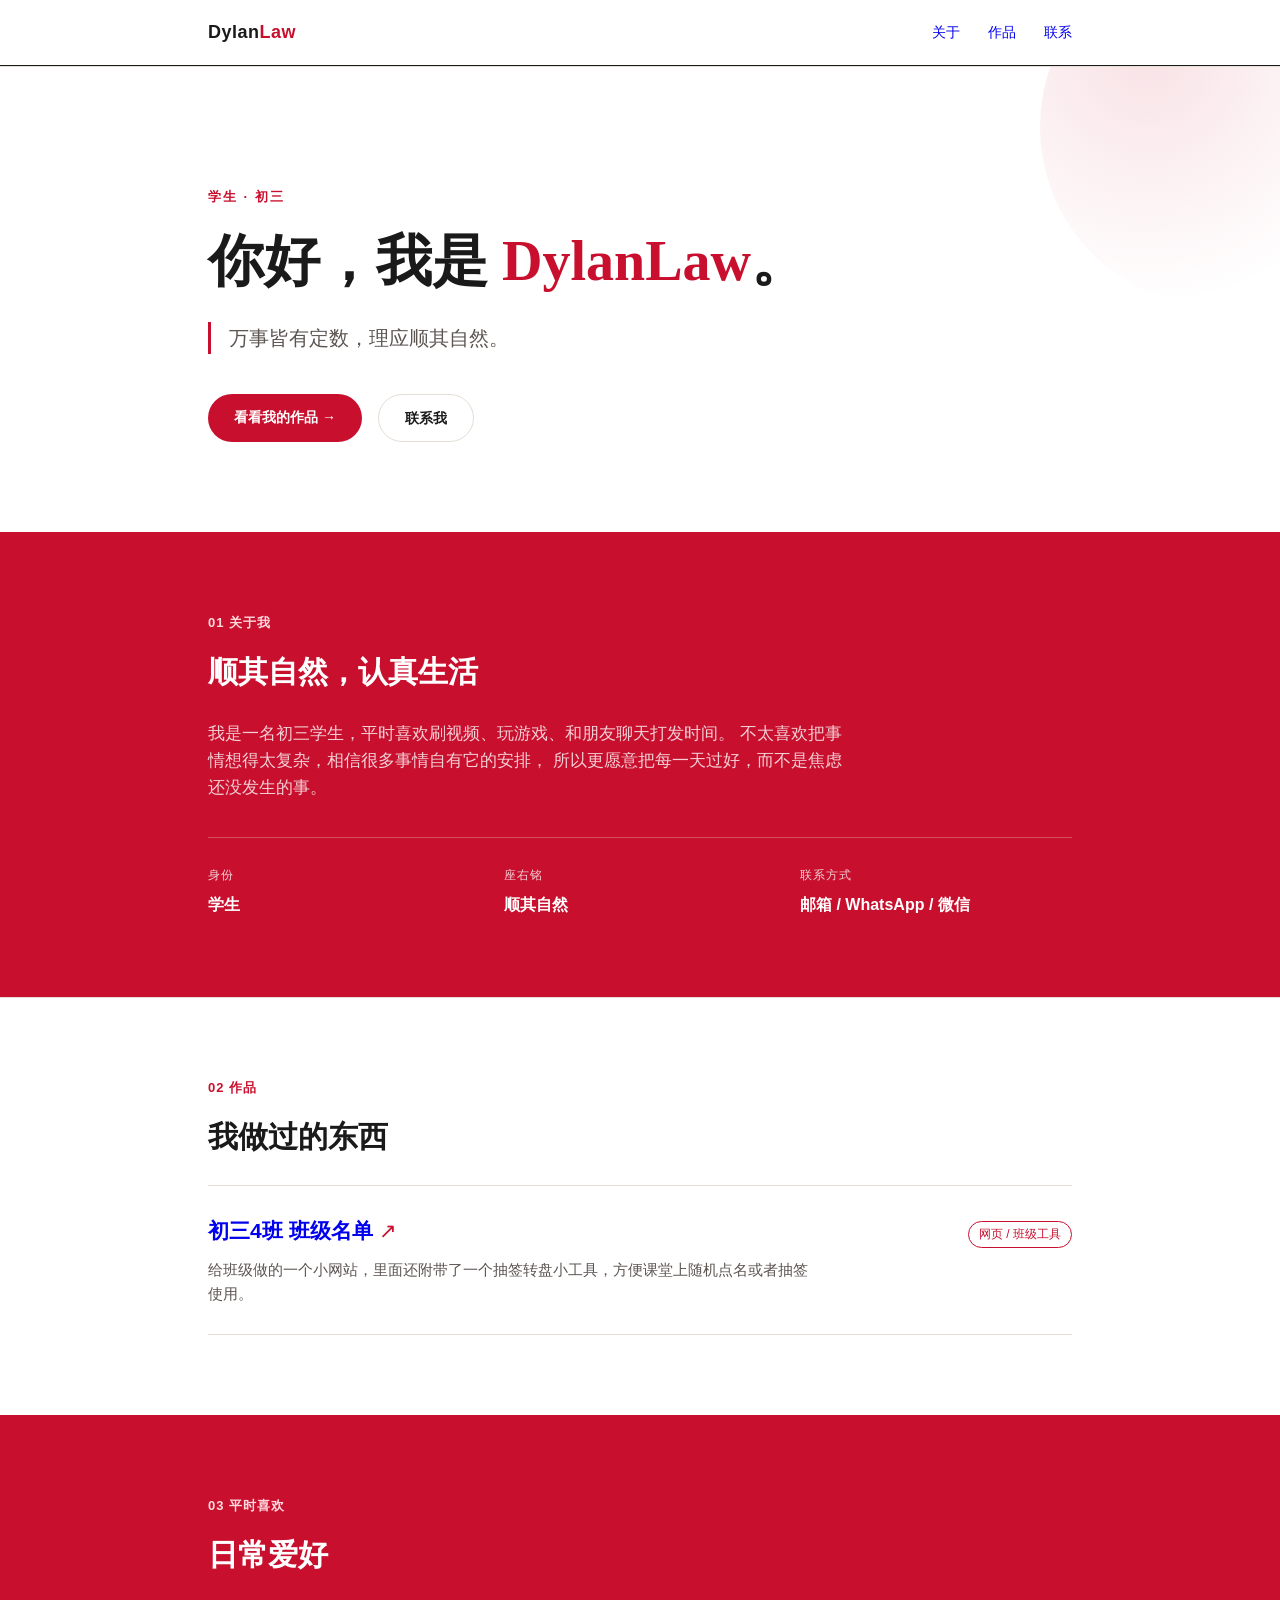
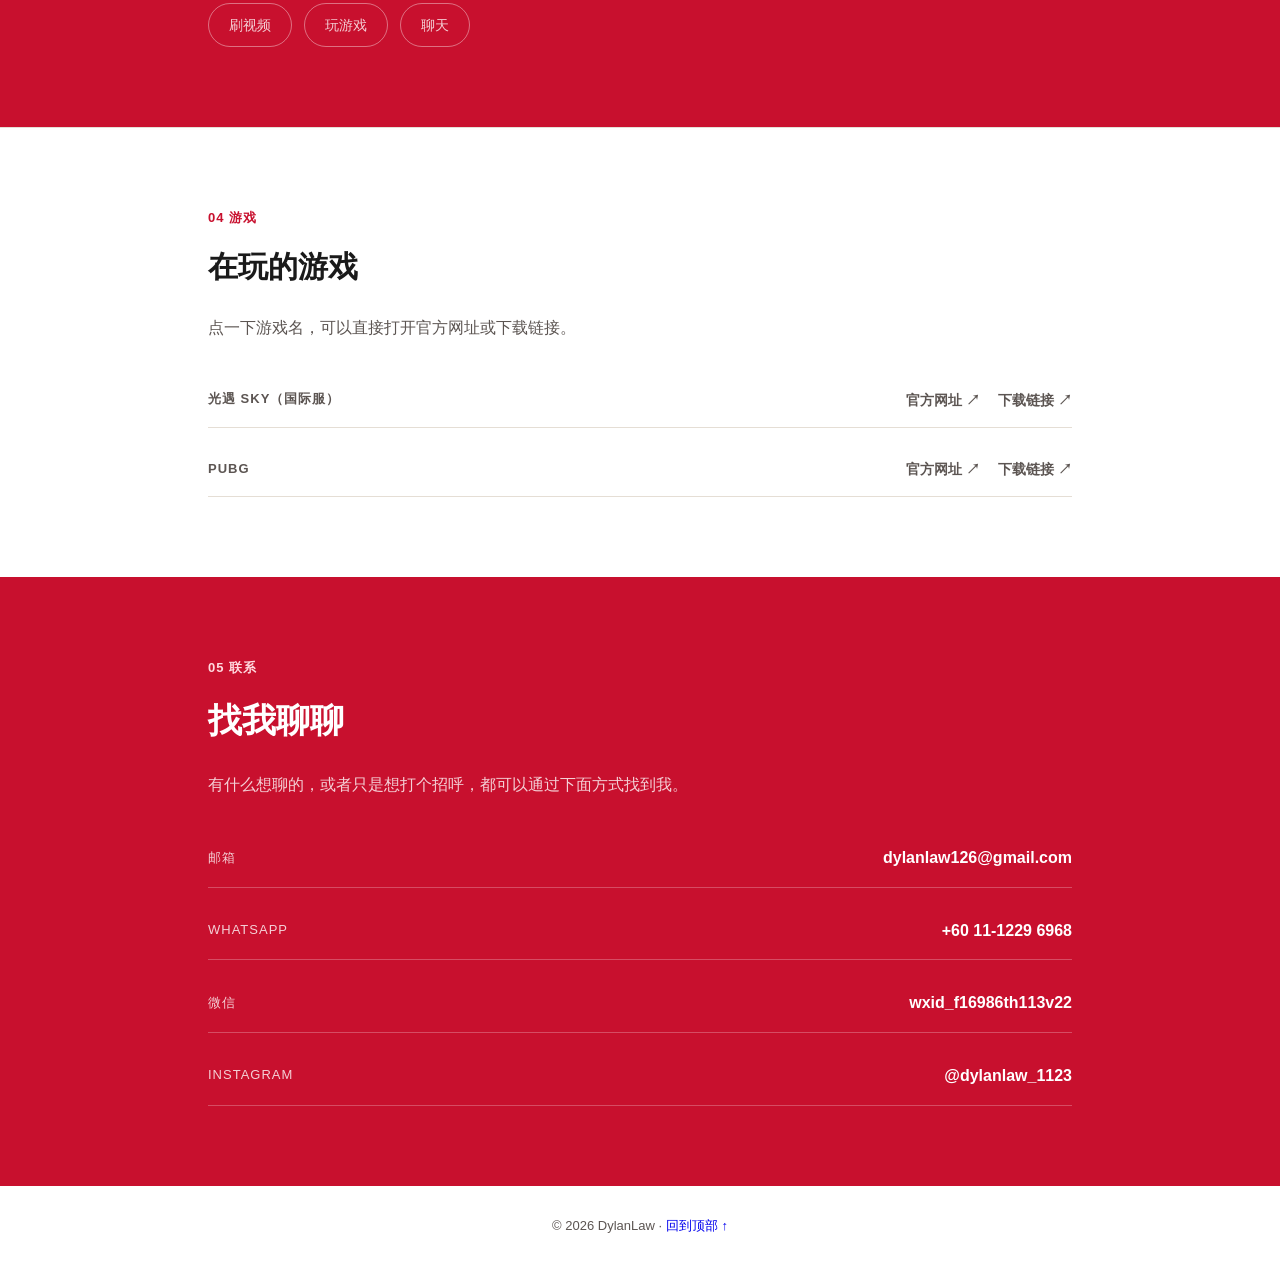
<file: index.html>
<!DOCTYPE html>
<html lang="zh">
<head>
<meta charset="UTF-8">
<meta name="viewport" content="width=device-width, initial-scale=1.0">
<title>DylanLaw</title>
<link rel="stylesheet" href="layout.css">
<link rel="stylesheet" href="colors.css">
</head>
<body>

<header>
  <div class="wrap">
    <nav>
      <div class="logo">Dylan<span>Law</span></div>
      <div class="navlinks">
        <a href="#about">关于</a>
        <a href="#work">作品</a>
        <a href="#contact">联系</a>
      </div>
    </nav>
  </div>
</header>

<section class="hero stripe-white">
  <div class="wrap">
    <div class="eyebrow">学生 · 初三</div>
    <h1 class="display">你好，我是 <em>DylanLaw</em>。</h1>
    <div class="motto display">万事皆有定数，理应顺其自然。</div>
    <div class="hero-cta">
      <a href="#work" class="btn btn-primary">看看我的作品 →</a>
      <a href="#contact" class="btn btn-ghost">联系我</a>
    </div>
  </div>
</section>

<section id="about" class="stripe-red">
  <div class="wrap">
    <div class="section-label">01 关于我</div>
    <h2>顺其自然，认真生活</h2>
    <p class="about-text">
      我是一名初三学生，平时喜欢刷视频、玩游戏、和朋友聊天打发时间。
      不太喜欢把事情想得太复杂，相信很多事情自有它的安排，
      所以更愿意把每一天过好，而不是焦虑还没发生的事。
    </p>
    <div class="facts">
      <div>
        <div class="fact-label">身份</div>
        <div class="fact-value">学生</div>
      </div>
      <div>
        <div class="fact-label">座右铭</div>
        <div class="fact-value">顺其自然</div>
      </div>
      <div>
        <div class="fact-label">联系方式</div>
        <div class="fact-value">邮箱 / WhatsApp / 微信</div>
      </div>
    </div>
  </div>
</section>

<section id="work" class="stripe-white">
  <div class="wrap">
    <div class="section-label">02 作品</div>
    <h2>我做过的东西</h2>

    <a href="https://dylanlaw1123.github.io/j3_04/" target="_blank" class="project">
      <div class="project-top">
        <div class="project-title">初三4班 班级名单<span class="arrow">↗</span></div>
        <div class="project-tag">网页 / 班级工具</div>
      </div>
      <div class="project-desc">
        给班级做的一个小网站，里面还附带了一个抽签转盘小工具，方便课堂上随机点名或者抽签使用。
      </div>
    </a>

  </div>
</section>

<section id="hobby" class="stripe-red">
  <div class="wrap">
    <div class="section-label">03 平时喜欢</div>
    <h2>日常爱好</h2>
    <div class="tags">
      <div class="tag">刷视频</div>
      <a href="#games" class="tag tag-link">玩游戏</a>
      <a href="#contact" class="tag tag-link">聊天</a>
    </div>
  </div>
</section>

<section id="games" class="stripe-white">
  <div class="wrap">
    <div class="section-label">04 游戏</div>
    <h2>在玩的游戏</h2>
    <p class="contact-sub">点一下游戏名，可以直接打开官方网址或下载链接。</p>
    <div class="contact-list">
      <div class="contact-row game-row">
        <span class="game-name">光遇 Sky（国际服）</span>
        <span class="game-actions">
          <a href="https://sky.thatgamecompany.com/" target="_blank">官方网址 ↗</a>
          <a href="https://play.google.com/store/apps/details?id=com.tgc.sky.android" target="_blank">下载链接 ↗</a>
        </span>
      </div>
      <div class="contact-row game-row">
        <span class="game-name">PUBG</span>
        <span class="game-actions">
          <a href="https://pubg.com/" target="_blank">官方网址 ↗</a>
          <a href="https://play.google.com/store/apps/details?id=com.tencent.ig" target="_blank">下载链接 ↗</a>
        </span>
      </div>
    </div>
  </div>
</section>

<section id="contact" class="contact stripe-red">
  <div class="wrap">
    <div class="section-label">05 联系</div>
    <h2>找我聊聊</h2>
    <p class="contact-sub">有什么想聊的，或者只是想打个招呼，都可以通过下面方式找到我。</p>
    <div class="contact-list">
      <a class="contact-row" href="mailto:dylanlaw126@gmail.com">
        <span>邮箱</span>
        <span>dylanlaw126@gmail.com</span>
      </a>
      <a class="contact-row" href="https://wa.me/601112296968" target="_blank">
        <span>WhatsApp</span>
        <span>+60 11-1229 6968</span>
      </a>
      <div class="contact-row">
        <span>微信</span>
        <span>wxid_f16986th113v22</span>
      </div>
      <a class="contact-row" href="https://www.instagram.com/dylanlaw_1123/" target="_blank">
        <span>Instagram</span>
        <span>@dylanlaw_1123</span>
      </a>
    </div>
  </div>
</section>

<footer>
  © 2026 DylanLaw · <a href="#about">回到顶部 ↑</a>
</footer>

</body>
</html>
</file>
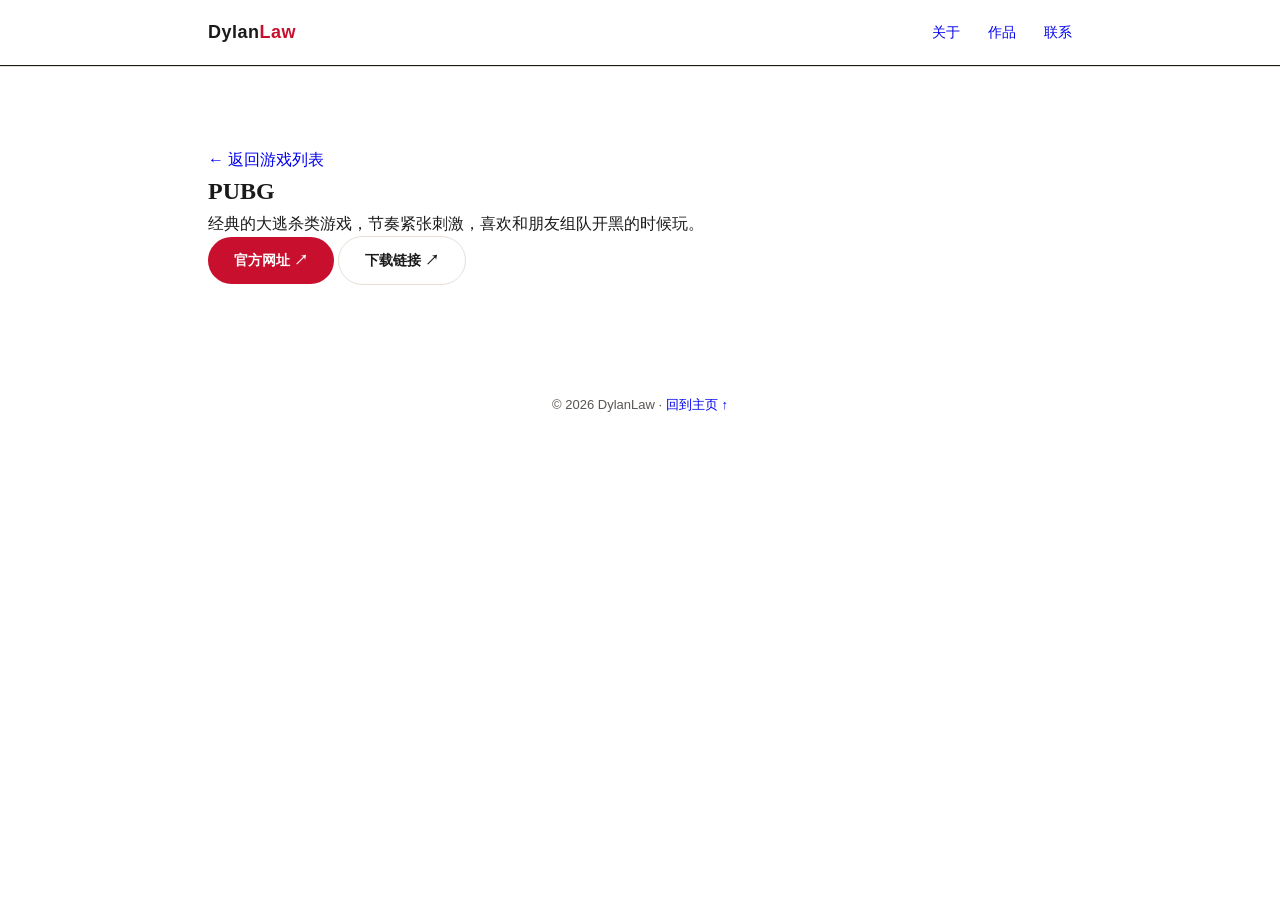
<file: PUBG.html>
<!DOCTYPE html>
<html lang="zh">
<head>
<meta charset="UTF-8">
<meta name="viewport" content="width=device-width, initial-scale=1.0">
<title>PUBG · DylanLaw</title>
<link rel="stylesheet" href="layout.css">
<link rel="stylesheet" href="colors.css">
</head>
<body>

<header>
  <div class="wrap">
    <nav>
      <div class="logo">Dylan<span>Law</span></div>
      <div class="navlinks">
        <a href="index.html#about">关于</a>
        <a href="index.html#work">作品</a>
        <a href="index.html#contact">联系</a>
      </div>
    </nav>
  </div>
</header>

<section class="game-hero">
  <div class="wrap">
    <a href="index.html#games" class="back-link">← 返回游戏列表</a>
    <h1 class="display">PUBG</h1>
    <p>经典的大逃杀类游戏，节奏紧张刺激，喜欢和朋友组队开黑的时候玩。</p>
    <div class="game-links">
      <a href="https://pubg.com/" target="_blank" class="btn btn-primary">官方网址 ↗</a>
      <a href="https://www.pubgmobile.com/en/download/" target="_blank" class="btn btn-ghost">下载链接 ↗</a>
    </div>
  </div>
</section>

<footer>
  © 2026 DylanLaw · <a href="index.html#about">回到主页 ↑</a>
</footer>

</body>
</html>
</file>
<file: layout.css>
*{box-sizing:border-box;margin:0;padding:0;}
html{scroll-behavior:smooth;}
body{
  font-family:"Helvetica Neue",Arial,"PingFang SC","Microsoft YaHei",sans-serif;
  line-height:1.6;
}
.display{
  font-family:"Songti SC","STSong","SimSun",serif;
}
a{text-decoration:none;}
.wrap{max-width:920px;margin:0 auto;padding:0 28px;}

/* NAV */
header{
  position:sticky;top:0;z-index:10;
  backdrop-filter:blur(6px);
  border-bottom:1px solid;
}
nav{
  display:flex;justify-content:space-between;align-items:center;
  padding:18px 0;
}
.logo{font-weight:700;letter-spacing:0.5px;font-size:18px;}
.navlinks{display:flex;gap:28px;font-size:14px;}

/* HERO */
.hero{
  padding:120px 0 90px;
  position:relative;
  overflow:hidden;
}
.hero::before{
  content:"";
  position:absolute;
  right:-120px;top:-120px;
  width:360px;height:360px;
  border-radius:50%;
  opacity:0.12;
}
.eyebrow{
  font-size:13px;letter-spacing:2px;text-transform:uppercase;
  font-weight:600;margin-bottom:18px;
}
.hero h1{
  font-size:56px;
  line-height:1.25;
  font-weight:700;
  max-width:760px;
}
.hero h1 em{font-style:normal;}
.motto{
  margin-top:26px;
  font-size:20px;
  max-width:560px;
  padding-left:18px;
  border-left:3px solid;
}
.hero-cta{
  margin-top:40px;
  display:flex;gap:16px;
}
.btn{
  padding:12px 26px;
  border-radius:999px;
  font-size:14px;
  font-weight:600;
  display:inline-block;
  transition:all 0.2s ease;
}
.btn-ghost{border:1px solid;}

/* SECTION COMMON */
section{padding:80px 0;border-top:1px solid;}
.section-label{
  font-size:13px;
  letter-spacing:1px;font-weight:700;
  margin-bottom:14px;
}
h2{font-size:30px;font-weight:700;margin-bottom:24px;}

/* ABOUT */
.about-text{font-size:17px;max-width:640px;margin-bottom:36px;}
.facts{
  display:grid;
  grid-template-columns:repeat(3,1fr);
  gap:24px;
  border-top:1px solid;
  padding-top:28px;
}
.fact-label{font-size:12px;text-transform:uppercase;letter-spacing:1px;margin-bottom:6px;}
.fact-value{font-size:16px;font-weight:600;}

/* WORK */
.project{
  display:block;
  padding:28px 0;
  border-bottom:1px solid;
  transition:padding-left 0.2s ease;
}
.project:first-of-type{border-top:1px solid;}
.project:hover{padding-left:12px;}
.project-top{display:flex;justify-content:space-between;align-items:baseline;}
.project-title{font-size:21px;font-weight:700;}
.project-title .arrow{margin-left:6px;font-weight:400;}
.project-tag{font-size:12px;border:1px solid;padding:3px 10px;border-radius:999px;white-space:nowrap;}
.project-desc{margin-top:10px;font-size:15px;max-width:600px;}

/* HOBBY */
.tags{display:flex;flex-wrap:wrap;gap:12px;}
.tag{
  padding:10px 20px;
  border:1px solid;
  border-radius:999px;
  font-size:14px;
  font-family:inherit;
  background:none;
}
.tag-link{
  cursor:pointer;
  transition:all 0.2s ease;
}

/* GAMES LIST */
.game-row{
  flex-wrap:wrap;
  gap:10px;
}
.game-name{font-weight:600;}
.game-actions{
  display:flex;
  gap:18px;
  font-size:14px;
}

/* CONTACT */
.contact h2{font-size:34px;}
.contact-sub{max-width:480px;margin-bottom:32px;}
.contact-list{display:flex;flex-direction:column;gap:14px;}
.contact-row{
  display:flex;justify-content:space-between;align-items:center;
  padding:16px 0;border-bottom:1px solid;
  font-size:16px;
}
.contact-row span:first-child{font-size:13px;text-transform:uppercase;letter-spacing:1px;}
.contact-row span:last-child{font-weight:600;}

footer{
  padding:30px 0;
  text-align:center;
  font-size:13px;
}

@media(max-width:640px){
  .hero h1{font-size:36px;}
  .navlinks{gap:16px;font-size:13px;}
  .facts{grid-template-columns:1fr 1fr;}
  .project-top{flex-direction:column;align-items:flex-start;gap:8px;}
}

@media(prefers-reduced-motion:reduce){
  *{transition:none !important;}
}
</file>
<file: colors.css>
:root{
  --red:#C8102E;
  --red-deep:#8C0B20;
  --paper:#FAF7F2;
  --ink:#1A1A1A;
  --ink-soft:#5C5552;
  --line:#E5DED5;
}

body{
  background:#FFFFFF;
  color:var(--ink);
}

.logo span{color:var(--red);}
.navlinks a:hover{color:var(--red);}

.hero::before{
  background:radial-gradient(circle at 30% 30%, var(--red), transparent 70%);
}
.eyebrow{color:var(--red);}
.hero h1 em{color:var(--red);}
.motto{
  color:var(--ink-soft);
  border-left-color:var(--red);
}

.btn-primary{background:var(--red);color:#fff;}
.btn-primary:hover{background:var(--red-deep);}
.btn-ghost{
  border-color:var(--line);
  color:var(--ink);
}
.btn-ghost:hover{border-color:var(--red);color:var(--red);}

section{border-top-color:var(--line);}
.section-label{color:var(--red);}

.about-text{color:var(--ink-soft);}
.facts{border-top-color:var(--line);}
.fact-label{color:var(--ink-soft);}

.project{border-bottom-color:var(--line);}
.project:first-of-type{border-top-color:var(--line);}
.project:hover{background:rgba(200,16,46,0.03);}
.project-title .arrow{color:var(--red);}
.project-tag{color:var(--red);border-color:var(--red);}
.project-desc{color:var(--ink-soft);}

.tag{
  border-color:var(--line);
  color:var(--ink-soft);
}
.tag-link:hover{
  border-color:var(--red);
  color:var(--red);
  background:rgba(200,16,46,0.03);
}

.game-actions a{color:var(--ink-soft);}
.game-actions a:hover{color:var(--red);}

/* STRIPES */
.stripe-white{background:#FFFFFF;}
.stripe-red{
  background:var(--red);
  color:#fff;
  border-top-color:var(--red);
}
.stripe-red .section-label{color:#FFD9DE;}
.stripe-red h2{color:#fff;}
.stripe-red .about-text,
.stripe-red .contact-sub,
.stripe-red .project-desc,
.stripe-red .fact-label,
.stripe-red .game-actions a,
.stripe-red .tag,
.stripe-red .contact-row span:first-child{color:rgba(255,255,255,0.8);}
.stripe-red .fact-value,
.stripe-red .project-title,
.stripe-red .contact-row span:last-child,
.stripe-red .game-name{color:#fff;}
.stripe-red .facts{border-top-color:rgba(255,255,255,0.25);}
.stripe-red .project,
.stripe-red .contact-row{border-bottom-color:rgba(255,255,255,0.25);}
.stripe-red .project:first-of-type{border-top-color:rgba(255,255,255,0.25);}
.stripe-red .project:hover{background:rgba(255,255,255,0.06);}
.stripe-red .tag{border-color:rgba(255,255,255,0.4);}
.stripe-red .tag-link:hover{
  border-color:#fff;
  color:#fff;
  background:rgba(255,255,255,0.1);
}
.stripe-red .project-tag{color:#fff;border-color:rgba(255,255,255,0.5);}
.stripe-red .project-title .arrow{color:#fff;}
.stripe-red .game-actions a:hover{color:#fff;}
.stripe-red .contact-row:hover span:last-child{color:#FFD9DE;}
.stripe-red.contact .btn-ghost{border-color:rgba(255,255,255,0.6);color:#fff;}
.stripe-red.contact .btn-ghost:hover{border-color:#fff;background:rgba(255,255,255,0.1);}

.contact-sub{color:var(--ink-soft);}
.contact-row{border-bottom-color:var(--line);}
.contact-row span:first-child{color:var(--ink-soft);}
.contact-row:hover span:last-child{color:var(--red);}

footer{color:var(--ink-soft);}
</file>
